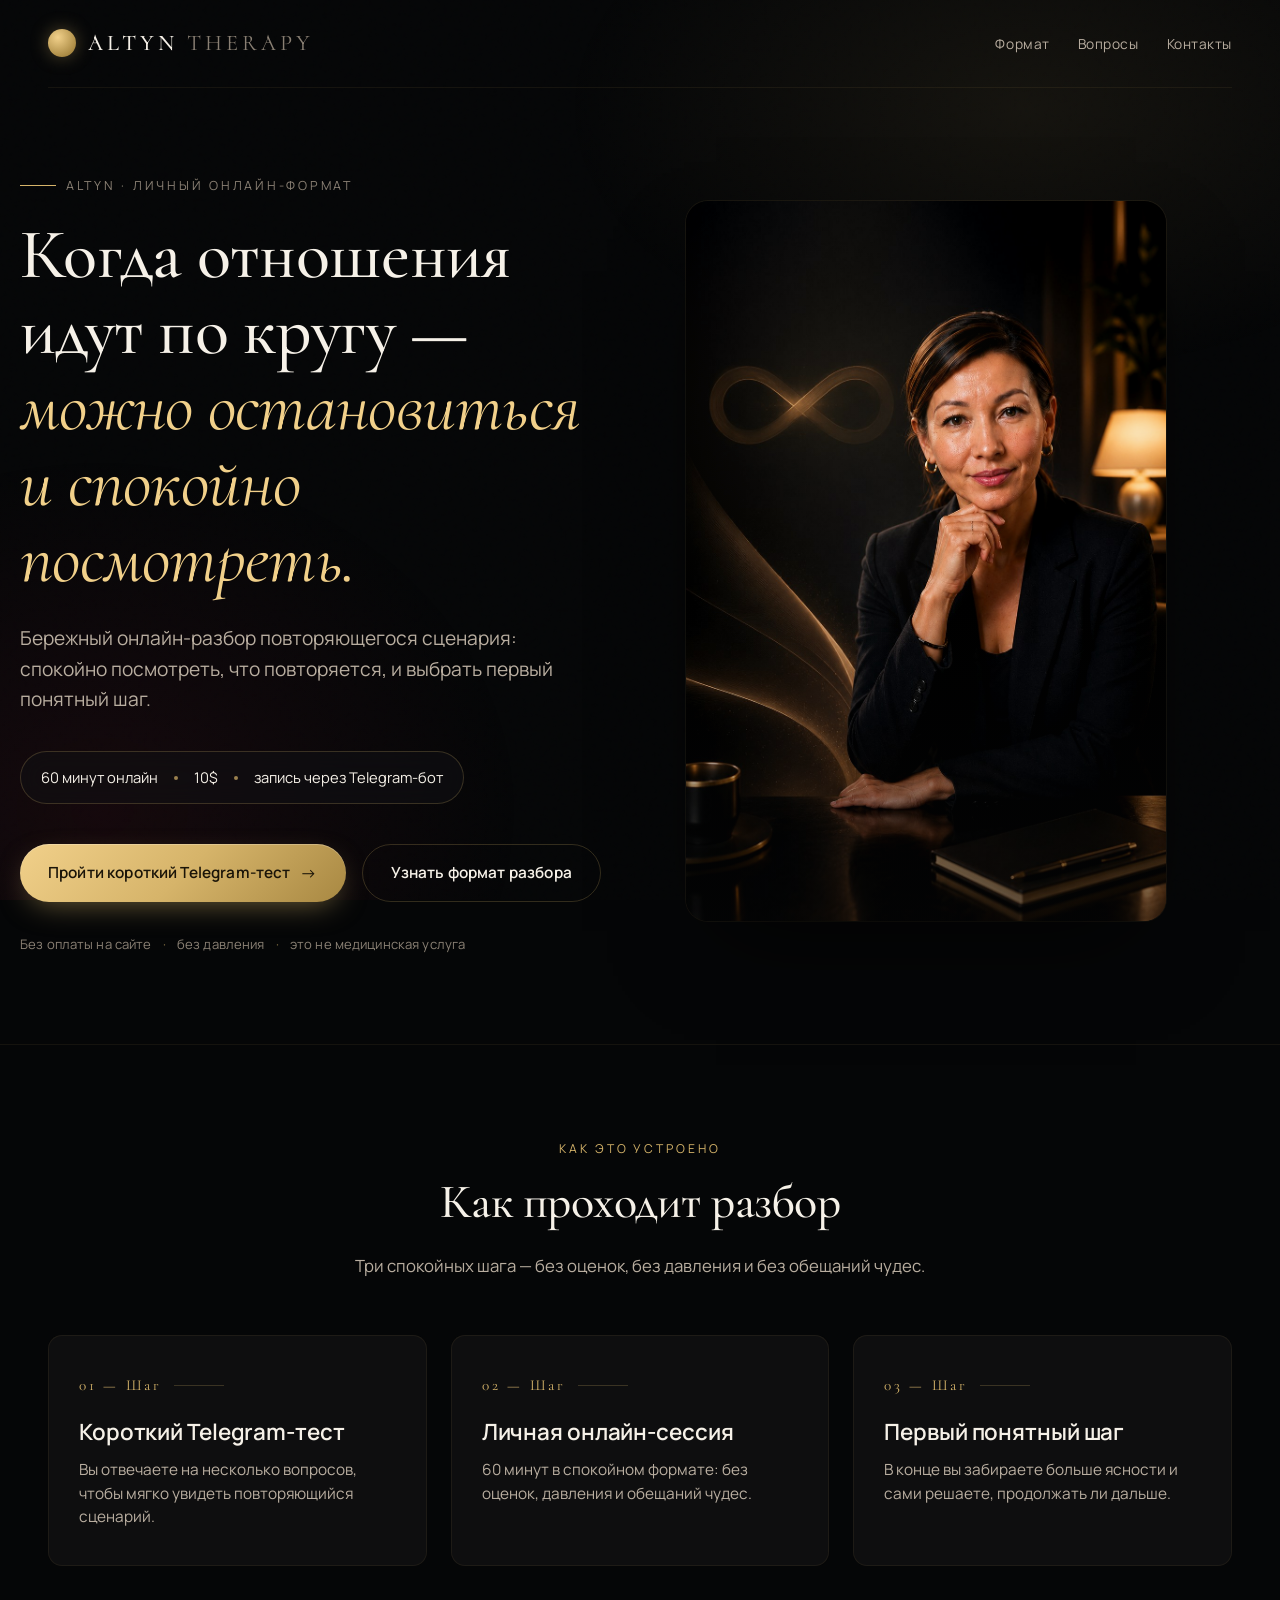
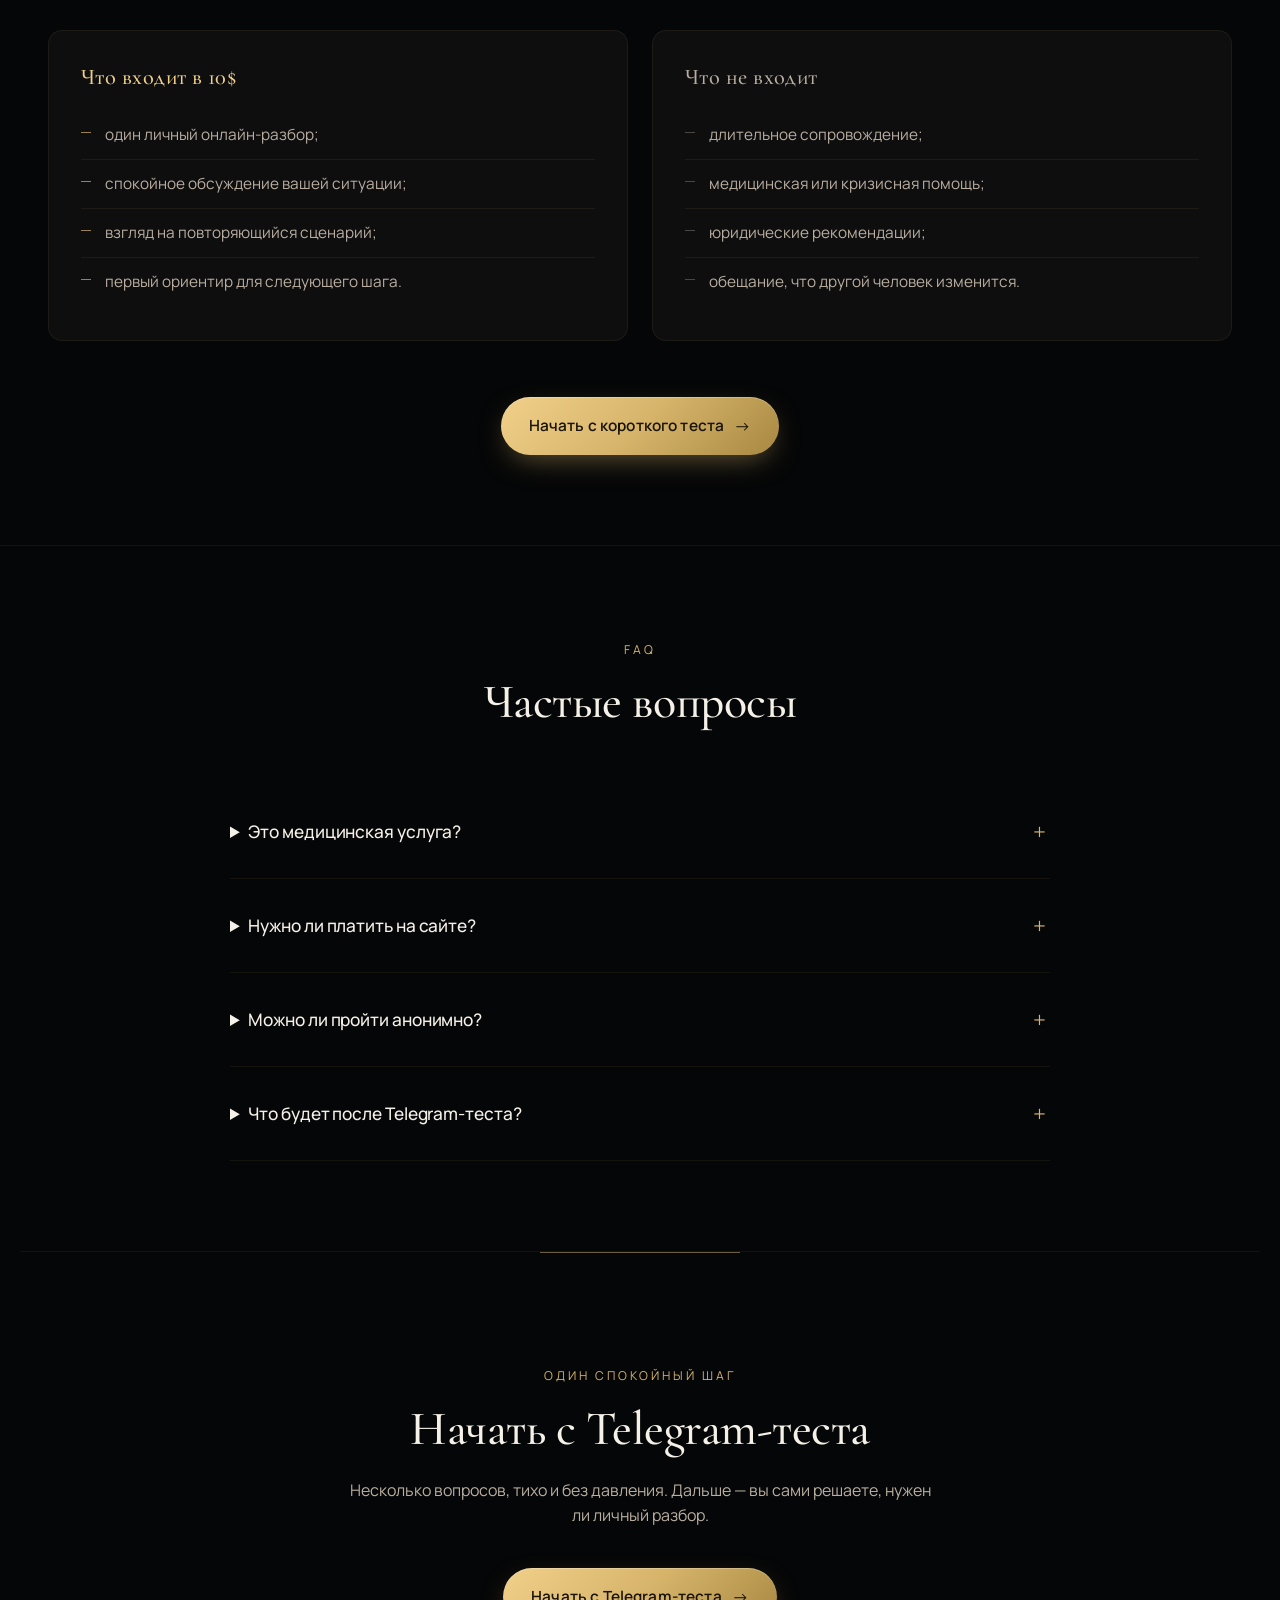
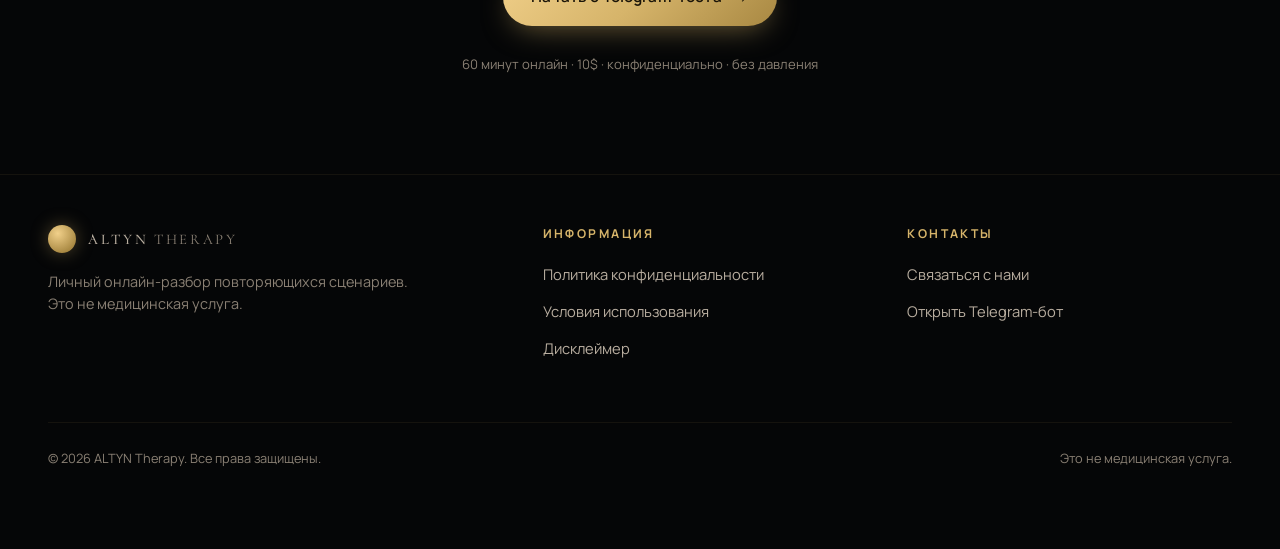
<file: index.html>
<!doctype html>
<html lang="ru">
  <head>
    <meta charset="utf-8" />
    <meta name="viewport" content="width=device-width, initial-scale=1, viewport-fit=cover" />
    <meta name="theme-color" content="#050607" />

    <title>ALTYN Therapy — личный онлайн-разбор сценария</title>
    <meta name="description" content="Бережный онлайн-разбор повторяющегося сценария. 60 минут, 10$, запись через Telegram-бот. Это не медицинская услуга." />
    <link rel="canonical" href="https://altyn-meta-new.pages.dev/" />

    <meta property="og:type" content="website" />
    <meta property="og:url" content="https://altyn-meta-new.pages.dev/" />
    <meta property="og:site_name" content="ALTYN Therapy" />
    <meta property="og:title" content="ALTYN Therapy — личный онлайн-разбор" />
    <meta property="og:description" content="Бережный разбор повторяющегося сценария: 60 минут онлайн, запись через Telegram-бот." />
    <meta property="og:image" content="https://altyn-meta-new.pages.dev/og-image.jpg" />
    <meta property="og:image:width" content="1200" />
    <meta property="og:image:height" content="630" />
    <meta property="og:locale" content="ru_RU" />

    <meta name="twitter:card" content="summary_large_image" />
    <meta name="twitter:title" content="ALTYN Therapy — личный онлайн-разбор" />
    <meta name="twitter:description" content="Бережный разбор повторяющегося сценария: 60 минут онлайн, запись через Telegram-бот." />
    <meta name="twitter:image" content="https://altyn-meta-new.pages.dev/og-image.jpg" />

    <meta name="robots" content="index,follow,max-image-preview:large" />

    <link rel="icon" type="image/svg+xml" href="/favicon.svg" />
    <link rel="preload" as="image" href="/img/altyn-hero.jpg" fetchpriority="high" />

    <link rel="preconnect" href="https://fonts.googleapis.com" />
    <link rel="preconnect" href="https://fonts.gstatic.com" crossorigin />
    <link rel="preload" as="style" href="https://fonts.googleapis.com/css2?family=Cormorant+Garamond:ital,wght@0,400;0,500;1,400&family=Manrope:wght@400;500;600;700&display=swap" />
    <link href="https://fonts.googleapis.com/css2?family=Cormorant+Garamond:ital,wght@0,400;0,500;1,400&family=Manrope:wght@400;500;600;700&display=swap" rel="stylesheet" />
    <link rel="stylesheet" href="/css/styles.css" />

    <script type="application/ld+json">
    {
      "@context": "https://schema.org",
      "@graph": [
        {
          "@type": "Organization",
          "@id": "https://altyn-meta-new.pages.dev/#org",
          "name": "ALTYN",
          "url": "https://altyn-meta-new.pages.dev/",
          "logo": "https://altyn-meta-new.pages.dev/og-image.jpg",
          "description": "Личный онлайн-разбор повторяющегося сценария в отношениях."
        },
        {
          "@type": "WebSite",
          "@id": "https://altyn-meta-new.pages.dev/#site",
          "url": "https://altyn-meta-new.pages.dev/",
          "name": "ALTYN",
          "inLanguage": "ru",
          "publisher": { "@id": "https://altyn-meta-new.pages.dev/#org" }
        },
        {
          "@type": "FAQPage",
          "mainEntity": [
            {
              "@type": "Question",
              "name": "Это медицинская услуга?",
              "acceptedAnswer": { "@type": "Answer", "text": "Нет. Это личный разбор повторяющегося сценария в отношениях. Он не заменяет обращение к врачу или профильному специалисту." }
            },
            {
              "@type": "Question",
              "name": "Нужно ли платить на сайте?",
              "acceptedAnswer": { "@type": "Answer", "text": "Нет. На сайте нет автоматической оплаты. Время и формат согласуются через Telegram-бот." }
            },
            {
              "@type": "Question",
              "name": "Можно ли пройти анонимно?",
              "acceptedAnswer": { "@type": "Answer", "text": "Да. Можно использовать имя в Telegram или удобное вам имя." }
            },
            {
              "@type": "Question",
              "name": "Что будет после Telegram-теста?",
              "acceptedAnswer": { "@type": "Answer", "text": "Вы увидите направление сценария и сможете оставить заявку на личный разбор." }
            }
          ]
        }
      ]
    }
    </script>

    <!-- Meta Pixel -->
    <script>
      !function(f,b,e,v,n,t,s){if(f.fbq)return;n=f.fbq=function(){n.callMethod?
      n.callMethod.apply(n,arguments):n.queue.push(arguments)};if(!f._fbq)f._fbq=n;
      n.push=n;n.loaded=!0;n.version='2.0';n.queue=[];t=b.createElement(e);t.async=!0;
      t.src=v;s=b.getElementsByTagName(e)[0];s.parentNode.insertBefore(t,s)}(window,
      document,'script','https://connect.facebook.net/en_US/fbevents.js');
      fbq('init', '2475663283169925');
      fbq('track', 'PageView');
      fbq('trackCustom', 'ViewContent', { content_name: 'home', content_category: 'microsite' });
    </script>
    <noscript><img height="1" width="1" style="display:none" alt="" src="https://www.facebook.com/tr?id=2475663283169925&ev=PageView&noscript=1"/></noscript>
  </head>
  <body data-testid="page-home">
    <div class="ambient" aria-hidden="true"></div>
    <div class="grain" aria-hidden="true"></div>

    <header class="container">
      <nav class="nav" aria-label="Главная навигация">
        <a href="/" class="brand" data-testid="brand-home">
          <span class="brand-mark" aria-hidden="true"></span>
          <span class="brand-name"><strong>ALTYN</strong> <span>Therapy</span></span>
        </a>
        <div class="nav-links">
          <a href="#format" data-testid="nav-format">Формат</a>
          <a href="#faq" data-testid="nav-faq">Вопросы</a>
          <a href="/contact/" data-testid="nav-contact">Контакты</a>
        </div>
      </nav>
    </header>

    <main>
      <!-- HERO -->
      <section class="container hero" id="hero" aria-labelledby="hero-h1">
        <div class="hero-text">
          <div class="hero-eyebrow">ALTYN · Личный онлайн-формат</div>
          <h1 id="hero-h1">
            <span class="h1-mobile">Отношения снова<br/>по кругу?</span>
            <span class="h1-desktop">Когда отношения<br/>идут по кругу — <em>можно остановиться<br/>и спокойно посмотреть.</em></span>
          </h1>
          <p class="hero-sub">
            <span class="sub-mobile">Бережный онлайн-разбор: спокойно увидеть, что повторяется, и выбрать первый понятный шаг.</span>
            <span class="sub-desktop">Бережный онлайн-разбор повторяющегося сценария: спокойно посмотреть, что повторяется, и выбрать первый понятный шаг.</span>
          </p>

          <div class="offer-line" data-testid="offer-line">
            <span>60 минут онлайн</span>
            <span class="dot" aria-hidden="true"></span>
            <span>10$</span>
            <span class="dot" aria-hidden="true"></span>
            <span>запись через Telegram-бот</span>
          </div>

          <div class="cta-row">
            <a href="/go/telegram?cta=hero" class="btn btn-primary" data-testid="hero-cta-primary" data-cta="hero">
              Пройти короткий Telegram-тест
            </a>
            <a href="#format" class="btn btn-ghost" data-testid="hero-cta-secondary">
              Узнать формат разбора
            </a>
          </div>

          <div class="hero-disclaimer" data-testid="hero-disclaimer">
            Без оплаты на сайте <span class="dot">·</span> без давления <span class="dot">·</span> это не медицинская услуга
          </div>
        </div>

        <div class="hero-visual" aria-hidden="false">
          <img src="/img/altyn-hero.jpg" alt="Алтын" width="1023" height="1537" loading="eager" fetchpriority="high" />
        </div>
      </section>

      <!-- FORMAT -->
      <section class="section" id="format" aria-labelledby="format-h2">
        <div class="container">
          <div class="section-head">
            <div class="section-eyebrow">Как это устроено</div>
            <h2 id="format-h2">Как проходит разбор</h2>
            <p>Три спокойных шага — без оценок, без давления и без обещаний чудес.</p>
          </div>

          <div class="cards">
            <article class="card" data-testid="card-step-1">
              <div class="card-num">01 — Шаг</div>
              <h3>Короткий Telegram-тест</h3>
              <p>Вы отвечаете на несколько вопросов, чтобы мягко увидеть повторяющийся сценарий.</p>
            </article>
            <article class="card" data-testid="card-step-2">
              <div class="card-num">02 — Шаг</div>
              <h3>Личная онлайн-сессия</h3>
              <p>60 минут в спокойном формате: без оценок, давления и обещаний чудес.</p>
            </article>
            <article class="card" data-testid="card-step-3">
              <div class="card-num">03 — Шаг</div>
              <h3>Первый понятный шаг</h3>
              <p>В конце вы забираете больше ясности и сами решаете, продолжать ли дальше.</p>
            </article>
          </div>

          <div class="duo">
            <div class="panel in" data-testid="panel-includes">
              <h3>Что входит в 10$</h3>
              <ul class="list">
                <li>один личный онлайн-разбор;</li>
                <li>спокойное обсуждение вашей ситуации;</li>
                <li>взгляд на повторяющийся сценарий;</li>
                <li>первый ориентир для следующего шага.</li>
              </ul>
            </div>
            <div class="panel out" data-testid="panel-excludes">
              <h3>Что не входит</h3>
              <ul class="list">
                <li>длительное сопровождение;</li>
                <li>медицинская или кризисная помощь;</li>
                <li>юридические рекомендации;</li>
                <li>обещание, что другой человек изменится.</li>
              </ul>
            </div>
          </div>

          <div style="text-align:center; margin-top:56px;">
            <a href="/go/telegram?cta=format" class="btn btn-primary" data-testid="format-cta" data-cta="format">
              Начать с короткого теста
            </a>
          </div>
        </div>
      </section>

      <!-- FAQ -->
      <section class="section" id="faq" aria-labelledby="faq-h2">
        <div class="container">
          <div class="section-head">
            <div class="section-eyebrow">FAQ</div>
            <h2 id="faq-h2">Частые вопросы</h2>
          </div>

          <div class="faq" data-testid="faq-block">
            <details class="faq-item" data-testid="faq-item-1">
              <summary class="faq-q">Это медицинская услуга?</summary>
              <p class="faq-a">Нет. Это личный разбор повторяющегося сценария в отношениях. Он не заменяет обращение к врачу или профильному специалисту.</p>
            </details>
            <details class="faq-item" data-testid="faq-item-2">
              <summary class="faq-q">Нужно ли платить на сайте?</summary>
              <p class="faq-a">Нет. На сайте нет автоматической оплаты. Время и формат согласуются через Telegram-бот.</p>
            </details>
            <details class="faq-item" data-testid="faq-item-3">
              <summary class="faq-q">Можно ли пройти анонимно?</summary>
              <p class="faq-a">Да. Можно использовать имя в Telegram или удобное вам имя.</p>
            </details>
            <details class="faq-item" data-testid="faq-item-4">
              <summary class="faq-q">Что будет после Telegram-теста?</summary>
              <p class="faq-a">Вы увидите направление сценария и сможете оставить заявку на личный разбор.</p>
            </details>
          </div>
        </div>
      </section>

      <!-- FINAL CTA -->
      <section class="final container" aria-labelledby="final-h2">
        <div class="section-eyebrow" style="color: var(--gold);">Один спокойный шаг</div>
        <h2 id="final-h2">Начать с Telegram-теста</h2>
        <p>Несколько вопросов, тихо и без давления. Дальше — вы сами решаете, нужен ли личный разбор.</p>
        <a href="/go/telegram?cta=final" class="btn btn-primary" data-testid="final-cta" data-cta="final">
          Начать с Telegram-теста
        </a>
        <div class="micro">60 минут онлайн · 10$ · конфиденциально · без давления</div>
      </section>
    </main>

    <footer class="foot">
      <div class="container">
        <div class="foot-grid">
          <div class="foot-brand">
            <a href="/" class="brand">
              <span class="brand-mark" aria-hidden="true"></span>
              <span class="brand-name"><strong>ALTYN</strong> <span>Therapy</span></span>
            </a>
            <p>Личный онлайн-разбор повторяющихся сценариев. Это не медицинская услуга.</p>
          </div>
          <div>
            <h4>Информация</h4>
            <ul>
              <li><a href="/privacy/" data-testid="footer-privacy">Политика конфиденциальности</a></li>
              <li><a href="/terms/" data-testid="footer-terms">Условия использования</a></li>
              <li><a href="/disclaimer/" data-testid="footer-disclaimer">Дисклеймер</a></li>
            </ul>
          </div>
          <div>
            <h4>Контакты</h4>
            <ul>
              <li><a href="/contact/" data-testid="footer-contact">Связаться с нами</a></li>
              <li><a href="/go/telegram?cta=footer" data-cta="footer" data-testid="footer-telegram">Открыть Telegram-бот</a></li>
            </ul>
          </div>
        </div>
        <div class="foot-bottom">
          <span>© <span id="year">2026</span> ALTYN Therapy. Все права защищены.</span>
          <span>Это не медицинская услуга.</span>
        </div>
      </div>
    </footer>

    <script src="/js/main.js" defer></script>
  </body>
</html>
</file>
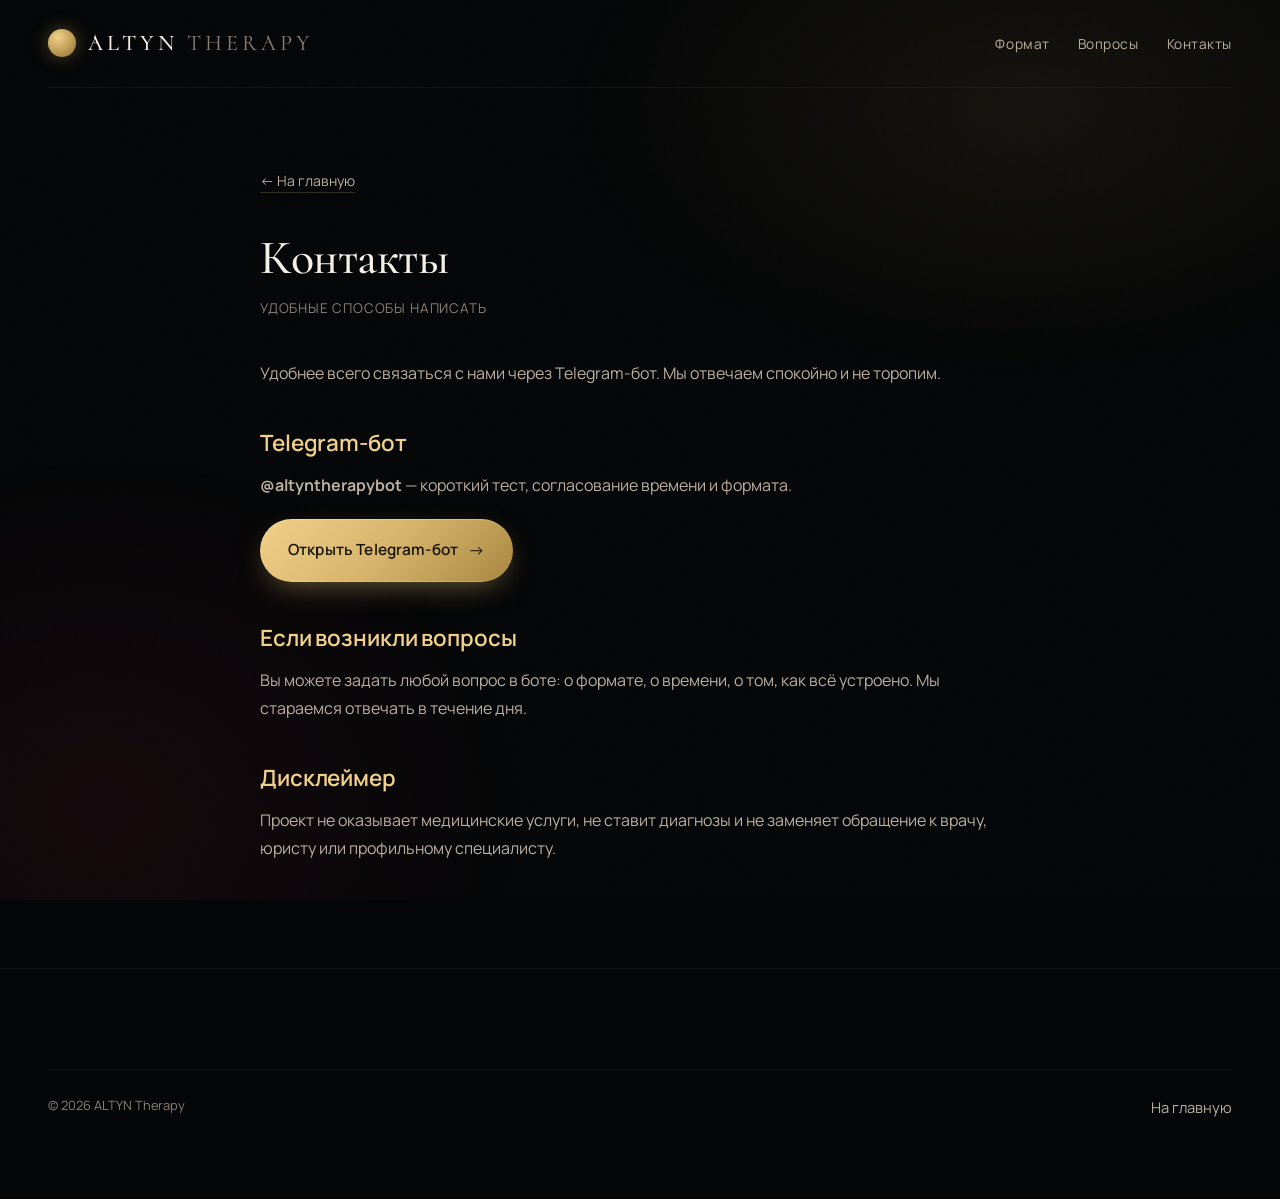
<file: contact/index.html>
<!doctype html>
<html lang="ru">
  <head>
    <meta charset="utf-8" />
    <meta name="viewport" content="width=device-width, initial-scale=1, viewport-fit=cover" />
    <meta name="theme-color" content="#050607" />
    <title>Контакты — ALTYN Therapy</title>
    <meta name="description" content="Связаться с ALTYN Therapy: Telegram-бот, удобные способы написать нам." />
    <link rel="canonical" href="https://altyn-meta-new.pages.dev/contact/" />
    <meta name="robots" content="index,follow" />

    <meta property="og:type" content="article" />
    <meta property="og:title" content="Контакты — ALTYN Therapy" />
    <meta property="og:description" content="Удобные способы связаться с ALTYN Therapy." />
    <meta property="og:image" content="https://altyn-meta-new.pages.dev/og-image.jpg" />

    <link rel="icon" type="image/svg+xml" href="/favicon.svg" />
    <link rel="preconnect" href="https://fonts.googleapis.com" />
    <link rel="preconnect" href="https://fonts.gstatic.com" crossorigin />
    <link href="https://fonts.googleapis.com/css2?family=Cormorant+Garamond:wght@400;500&family=Manrope:wght@400;500;600&display=swap" rel="stylesheet" />
    <link rel="stylesheet" href="/css/styles.css" />

    <script>
      !function(f,b,e,v,n,t,s){if(f.fbq)return;n=f.fbq=function(){n.callMethod?
      n.callMethod.apply(n,arguments):n.queue.push(arguments)};if(!f._fbq)f._fbq=n;
      n.push=n;n.loaded=!0;n.version='2.0';n.queue=[];t=b.createElement(e);t.async=!0;
      t.src=v;s=b.getElementsByTagName(e)[0];s.parentNode.insertBefore(t,s)}(window,
      document,'script','https://connect.facebook.net/en_US/fbevents.js');
      fbq('init', '2475663283169925'); fbq('track', 'PageView');
    </script>
  </head>
  <body data-testid="page-contact">
    <div class="ambient" aria-hidden="true"></div>
    <div class="grain" aria-hidden="true"></div>

    <header class="container">
      <nav class="nav">
        <a href="/" class="brand"><span class="brand-mark" aria-hidden="true"></span><span class="brand-name"><strong>ALTYN</strong> <span>Therapy</span></span></a>
        <div class="nav-links">
          <a href="/#format">Формат</a>
          <a href="/#faq">Вопросы</a>
          <a href="/contact/">Контакты</a>
        </div>
      </nav>
    </header>

    <main class="container">
      <article class="legal" data-testid="legal-content">
        <a href="/" class="back-link">← На главную</a>
        <h1>Контакты</h1>
        <div class="updated">Удобные способы написать</div>

        <p>Удобнее всего связаться с нами через Telegram-бот. Мы отвечаем спокойно и не торопим.</p>

        <h2>Telegram-бот</h2>
        <p><strong>@altyntherapybot</strong> — короткий тест, согласование времени и формата.</p>
        <p style="margin-top: 20px;">
          <a href="/go/telegram?cta=contact" class="btn btn-primary" data-cta="contact" data-testid="contact-cta">Открыть Telegram-бот</a>
        </p>

        <h2>Если возникли вопросы</h2>
        <p>Вы можете задать любой вопрос в боте: о формате, о времени, о том, как всё устроено. Мы стараемся отвечать в течение дня.</p>

        <h2>Дисклеймер</h2>
        <p>Проект не оказывает медицинские услуги, не ставит диагнозы и не заменяет обращение к врачу, юристу или профильному специалисту.</p>
      </article>
    </main>

    <footer class="foot">
      <div class="container">
        <div class="foot-bottom">
          <span>© <span id="year">2026</span> ALTYN Therapy</span>
          <span><a href="/">На главную</a></span>
        </div>
      </div>
    </footer>
    <script src="/js/main.js" defer></script>
  </body>
</html>
</file>
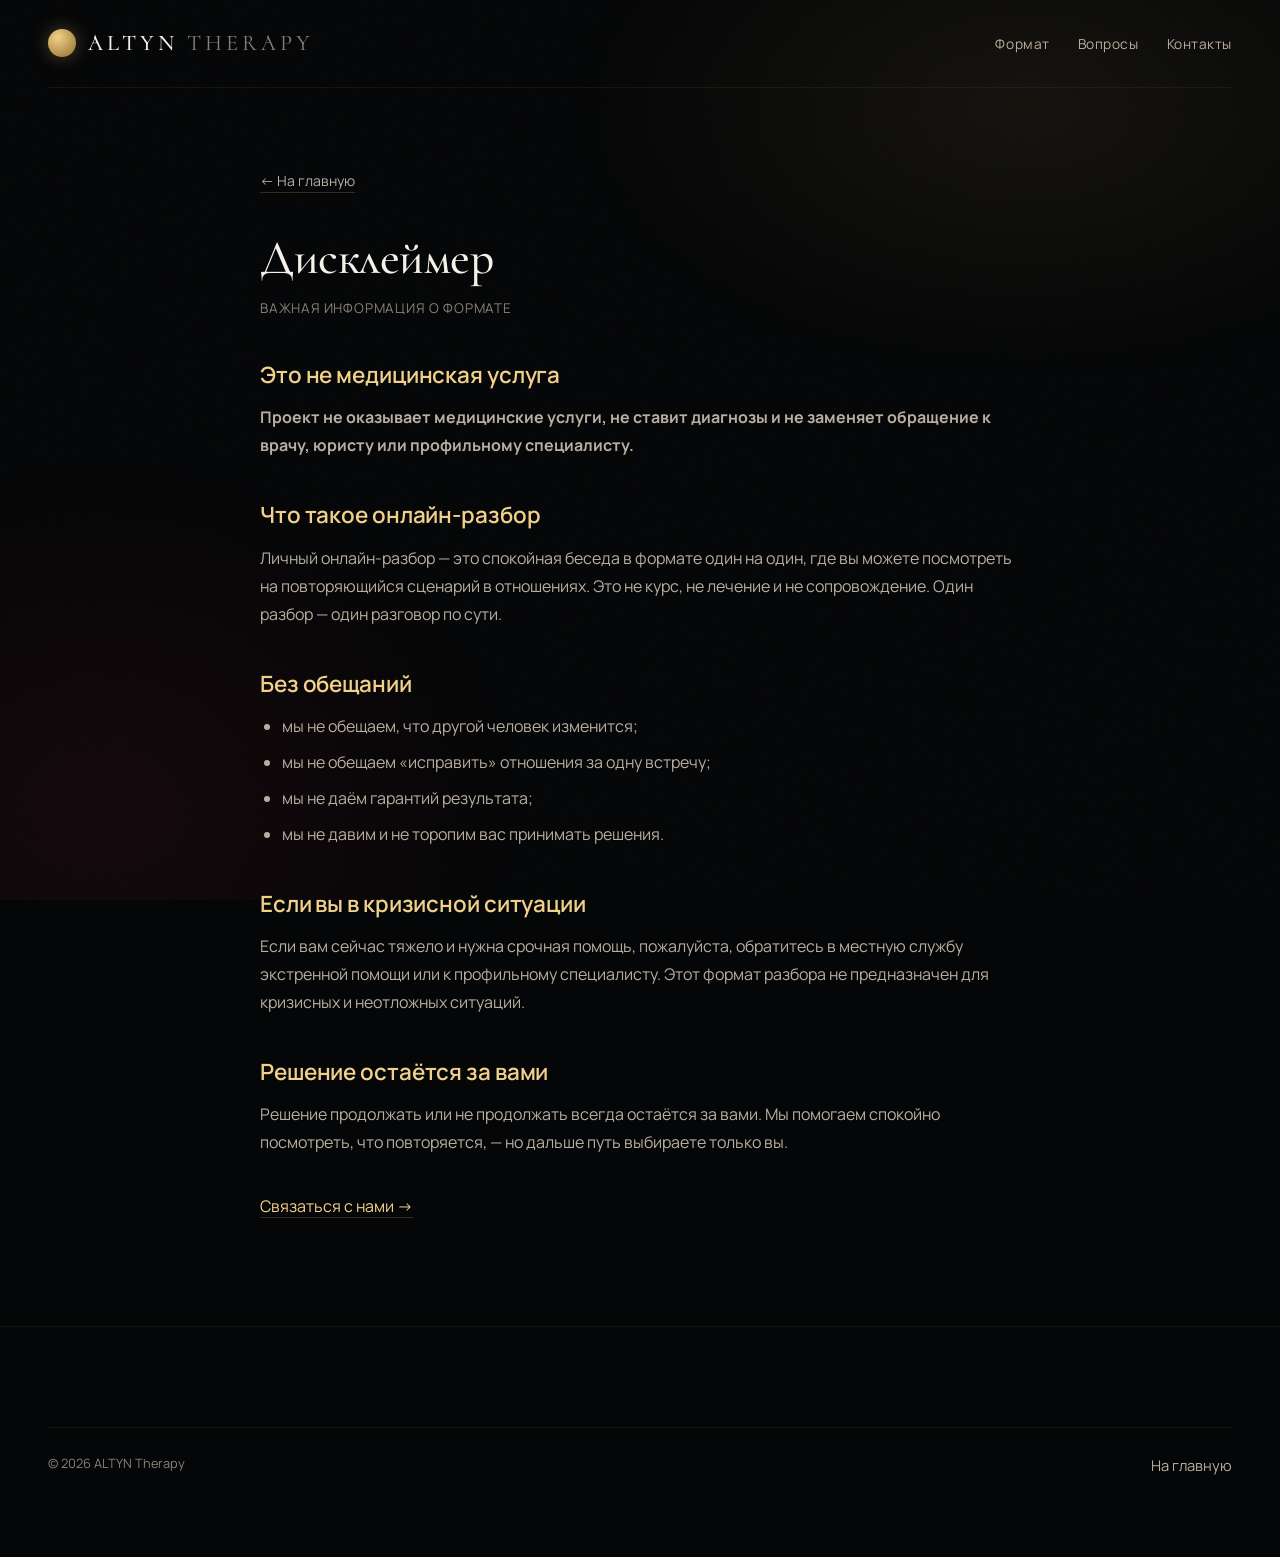
<file: disclaimer/index.html>
<!doctype html>
<html lang="ru">
  <head>
    <meta charset="utf-8" />
    <meta name="viewport" content="width=device-width, initial-scale=1, viewport-fit=cover" />
    <meta name="theme-color" content="#050607" />
    <title>Дисклеймер — ALTYN Therapy</title>
    <meta name="description" content="Информация об ограничениях формата ALTYN Therapy. Это не медицинская услуга." />
    <link rel="canonical" href="https://altyn-meta-new.pages.dev/disclaimer/" />
    <meta name="robots" content="index,follow" />

    <meta property="og:type" content="article" />
    <meta property="og:title" content="Дисклеймер — ALTYN Therapy" />
    <meta property="og:description" content="Информация об ограничениях формата ALTYN Therapy." />
    <meta property="og:image" content="https://altyn-meta-new.pages.dev/og-image.jpg" />

    <link rel="icon" type="image/svg+xml" href="/favicon.svg" />
    <link rel="preconnect" href="https://fonts.googleapis.com" />
    <link rel="preconnect" href="https://fonts.gstatic.com" crossorigin />
    <link href="https://fonts.googleapis.com/css2?family=Cormorant+Garamond:wght@400;500&family=Manrope:wght@400;500;600&display=swap" rel="stylesheet" />
    <link rel="stylesheet" href="/css/styles.css" />

    <script>
      !function(f,b,e,v,n,t,s){if(f.fbq)return;n=f.fbq=function(){n.callMethod?
      n.callMethod.apply(n,arguments):n.queue.push(arguments)};if(!f._fbq)f._fbq=n;
      n.push=n;n.loaded=!0;n.version='2.0';n.queue=[];t=b.createElement(e);t.async=!0;
      t.src=v;s=b.getElementsByTagName(e)[0];s.parentNode.insertBefore(t,s)}(window,
      document,'script','https://connect.facebook.net/en_US/fbevents.js');
      fbq('init', '2475663283169925'); fbq('track', 'PageView');
    </script>
  </head>
  <body data-testid="page-disclaimer">
    <div class="ambient" aria-hidden="true"></div>
    <div class="grain" aria-hidden="true"></div>

    <header class="container">
      <nav class="nav">
        <a href="/" class="brand"><span class="brand-mark" aria-hidden="true"></span><span class="brand-name"><strong>ALTYN</strong> <span>Therapy</span></span></a>
        <div class="nav-links">
          <a href="/#format">Формат</a>
          <a href="/#faq">Вопросы</a>
          <a href="/contact/">Контакты</a>
        </div>
      </nav>
    </header>

    <main class="container">
      <article class="legal" data-testid="legal-content">
        <a href="/" class="back-link">← На главную</a>
        <h1>Дисклеймер</h1>
        <div class="updated">Важная информация о формате</div>

        <h2>Это не медицинская услуга</h2>
        <p><strong>Проект не оказывает медицинские услуги, не ставит диагнозы и не заменяет обращение к врачу, юристу или профильному специалисту.</strong></p>

        <h2>Что такое онлайн-разбор</h2>
        <p>Личный онлайн-разбор — это спокойная беседа в формате один на один, где вы можете посмотреть на повторяющийся сценарий в отношениях. Это не курс, не лечение и не сопровождение. Один разбор — один разговор по сути.</p>

        <h2>Без обещаний</h2>
        <ul>
          <li>мы не обещаем, что другой человек изменится;</li>
          <li>мы не обещаем «исправить» отношения за одну встречу;</li>
          <li>мы не даём гарантий результата;</li>
          <li>мы не давим и не торопим вас принимать решения.</li>
        </ul>

        <h2>Если вы в кризисной ситуации</h2>
        <p>Если вам сейчас тяжело и нужна срочная помощь, пожалуйста, обратитесь в местную службу экстренной помощи или к профильному специалисту. Этот формат разбора не предназначен для кризисных и неотложных ситуаций.</p>

        <h2>Решение остаётся за вами</h2>
        <p>Решение продолжать или не продолжать всегда остаётся за вами. Мы помогаем спокойно посмотреть, что повторяется, — но дальше путь выбираете только вы.</p>

        <p style="margin-top: 36px;"><a href="/contact/">Связаться с нами →</a></p>
      </article>
    </main>

    <footer class="foot">
      <div class="container">
        <div class="foot-bottom">
          <span>© <span id="year">2026</span> ALTYN Therapy</span>
          <span><a href="/">На главную</a></span>
        </div>
      </div>
    </footer>
    <script>document.getElementById('year').textContent=new Date().getFullYear();</script>
  </body>
</html>
</file>
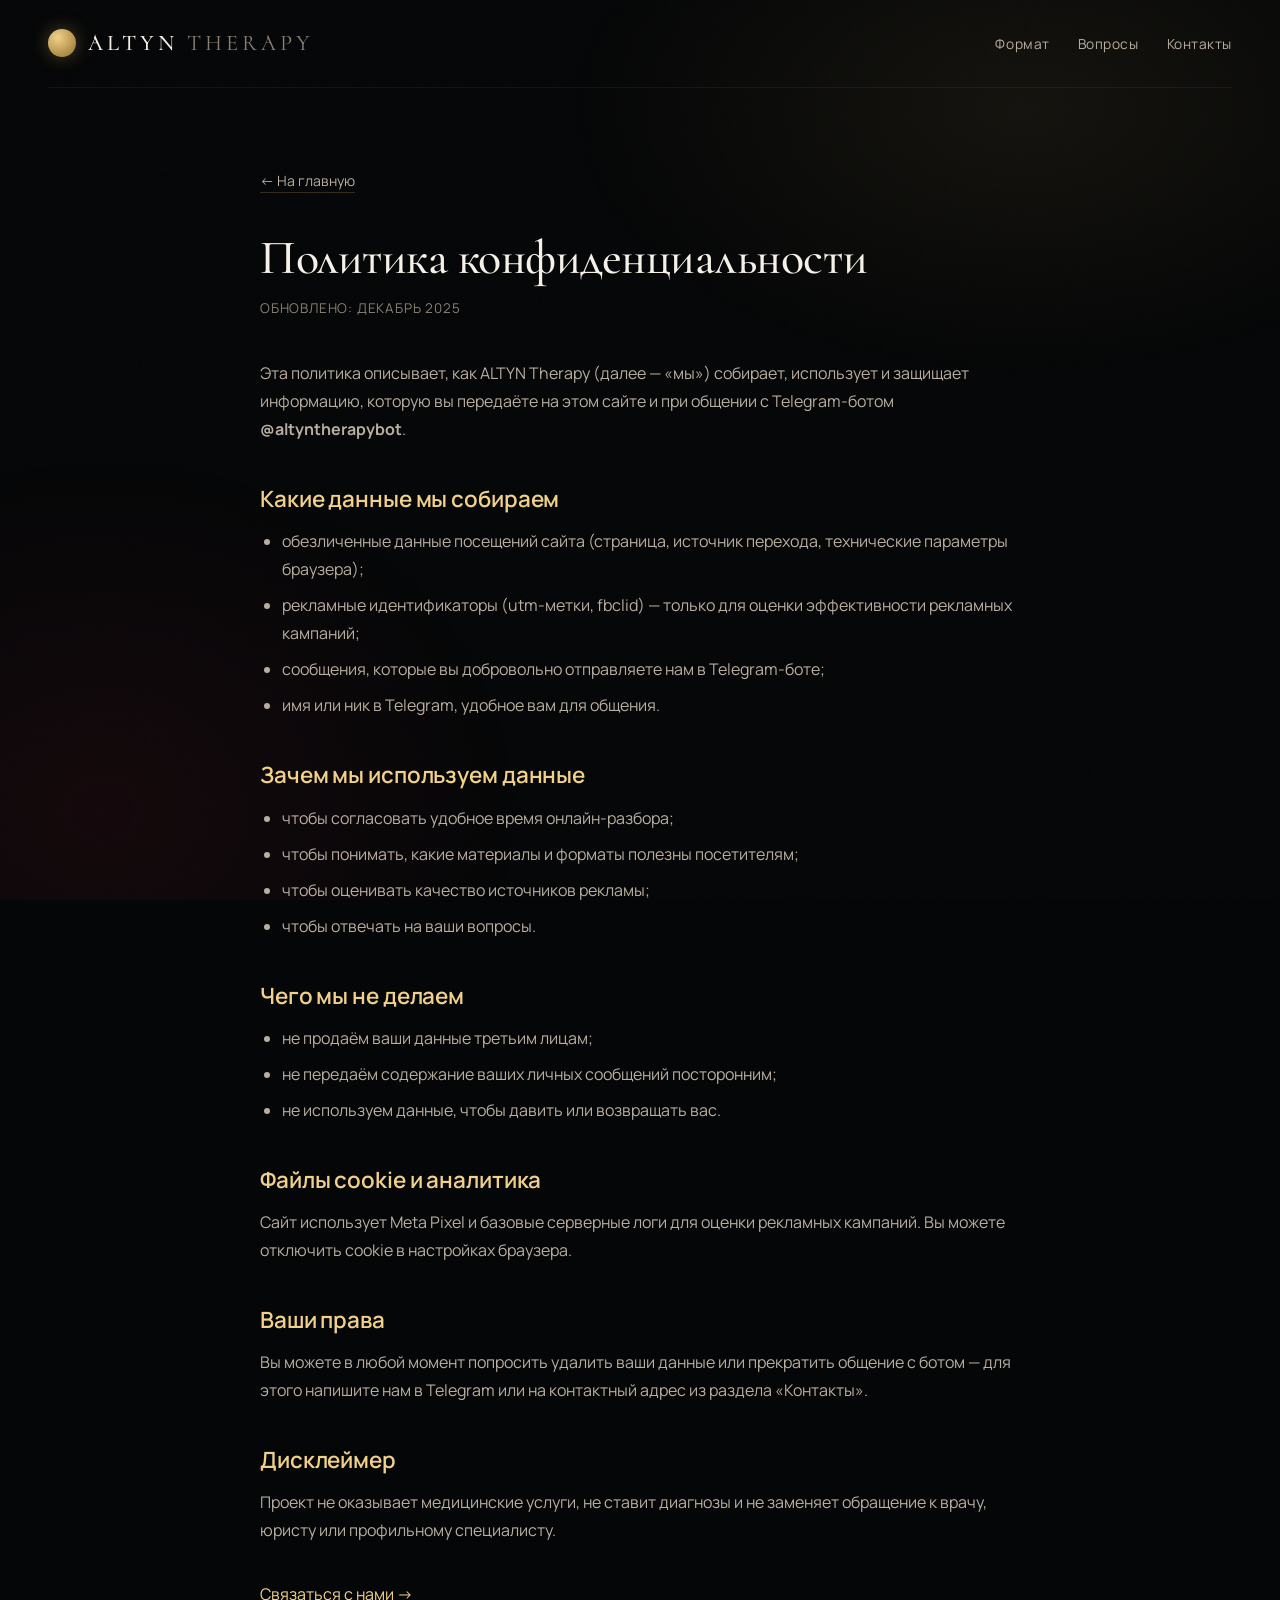
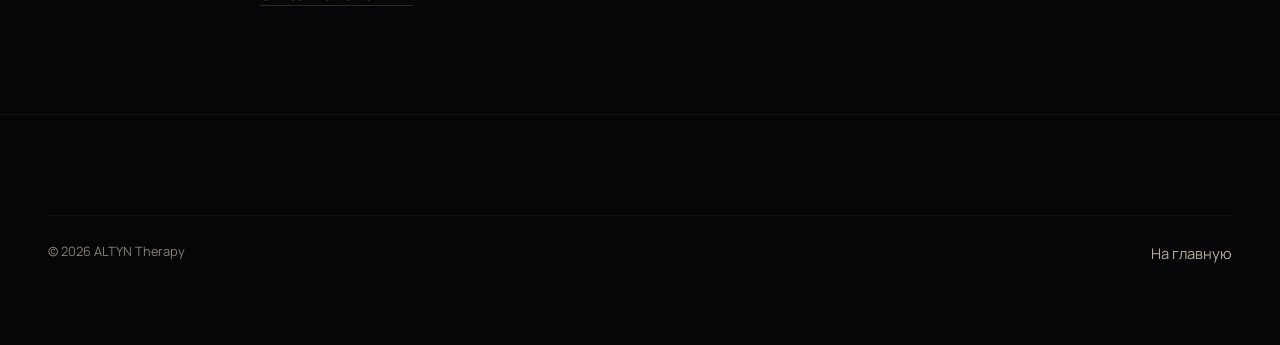
<file: privacy/index.html>
<!doctype html>
<html lang="ru">
  <head>
    <meta charset="utf-8" />
    <meta name="viewport" content="width=device-width, initial-scale=1, viewport-fit=cover" />
    <meta name="theme-color" content="#050607" />
    <title>Политика конфиденциальности — ALTYN Therapy</title>
    <meta name="description" content="Как ALTYN Therapy обрабатывает и защищает ваши персональные данные." />
    <link rel="canonical" href="https://altyn-meta-new.pages.dev/privacy/" />
    <meta name="robots" content="index,follow" />

    <meta property="og:type" content="article" />
    <meta property="og:title" content="Политика конфиденциальности — ALTYN Therapy" />
    <meta property="og:description" content="Как ALTYN Therapy обрабатывает и защищает ваши персональные данные." />
    <meta property="og:image" content="https://altyn-meta-new.pages.dev/og-image.jpg" />

    <link rel="icon" type="image/svg+xml" href="/favicon.svg" />
    <link rel="preconnect" href="https://fonts.googleapis.com" />
    <link rel="preconnect" href="https://fonts.gstatic.com" crossorigin />
    <link href="https://fonts.googleapis.com/css2?family=Cormorant+Garamond:wght@400;500&family=Manrope:wght@400;500;600&display=swap" rel="stylesheet" />
    <link rel="stylesheet" href="/css/styles.css" />

    <script>
      !function(f,b,e,v,n,t,s){if(f.fbq)return;n=f.fbq=function(){n.callMethod?
      n.callMethod.apply(n,arguments):n.queue.push(arguments)};if(!f._fbq)f._fbq=n;
      n.push=n;n.loaded=!0;n.version='2.0';n.queue=[];t=b.createElement(e);t.async=!0;
      t.src=v;s=b.getElementsByTagName(e)[0];s.parentNode.insertBefore(t,s)}(window,
      document,'script','https://connect.facebook.net/en_US/fbevents.js');
      fbq('init', '2475663283169925'); fbq('track', 'PageView');
    </script>
  </head>
  <body data-testid="page-privacy">
    <div class="ambient" aria-hidden="true"></div>
    <div class="grain" aria-hidden="true"></div>

    <header class="container">
      <nav class="nav" aria-label="Главная навигация">
        <a href="/" class="brand"><span class="brand-mark" aria-hidden="true"></span><span class="brand-name"><strong>ALTYN</strong> <span>Therapy</span></span></a>
        <div class="nav-links">
          <a href="/#format">Формат</a>
          <a href="/#faq">Вопросы</a>
          <a href="/contact/">Контакты</a>
        </div>
      </nav>
    </header>

    <main class="container">
      <article class="legal" data-testid="legal-content">
        <a href="/" class="back-link" data-testid="legal-back">← На главную</a>
        <h1>Политика конфиденциальности</h1>
        <div class="updated">Обновлено: декабрь 2025</div>

        <p>Эта политика описывает, как ALTYN Therapy (далее — «мы») собирает, использует и защищает информацию, которую вы передаёте на этом сайте и при общении с Telegram-ботом <strong>@altyntherapybot</strong>.</p>

        <h2>Какие данные мы собираем</h2>
        <ul>
          <li>обезличенные данные посещений сайта (страница, источник перехода, технические параметры браузера);</li>
          <li>рекламные идентификаторы (utm-метки, fbclid) — только для оценки эффективности рекламных кампаний;</li>
          <li>сообщения, которые вы добровольно отправляете нам в Telegram-боте;</li>
          <li>имя или ник в Telegram, удобное вам для общения.</li>
        </ul>

        <h2>Зачем мы используем данные</h2>
        <ul>
          <li>чтобы согласовать удобное время онлайн-разбора;</li>
          <li>чтобы понимать, какие материалы и форматы полезны посетителям;</li>
          <li>чтобы оценивать качество источников рекламы;</li>
          <li>чтобы отвечать на ваши вопросы.</li>
        </ul>

        <h2>Чего мы не делаем</h2>
        <ul>
          <li>не продаём ваши данные третьим лицам;</li>
          <li>не передаём содержание ваших личных сообщений посторонним;</li>
          <li>не используем данные, чтобы давить или возвращать вас.</li>
        </ul>

        <h2>Файлы cookie и аналитика</h2>
        <p>Сайт использует Meta Pixel и базовые серверные логи для оценки рекламных кампаний. Вы можете отключить cookie в настройках браузера.</p>

        <h2>Ваши права</h2>
        <p>Вы можете в любой момент попросить удалить ваши данные или прекратить общение с ботом — для этого напишите нам в Telegram или на контактный адрес из раздела «Контакты».</p>

        <h2>Дисклеймер</h2>
        <p>Проект не оказывает медицинские услуги, не ставит диагнозы и не заменяет обращение к врачу, юристу или профильному специалисту.</p>

        <p style="margin-top: 36px;"><a href="/contact/">Связаться с нами →</a></p>
      </article>
    </main>

    <footer class="foot">
      <div class="container">
        <div class="foot-bottom">
          <span>© <span id="year">2026</span> ALTYN Therapy</span>
          <span><a href="/">На главную</a></span>
        </div>
      </div>
    </footer>
    <script>document.getElementById('year').textContent=new Date().getFullYear();</script>
  </body>
</html>
</file>
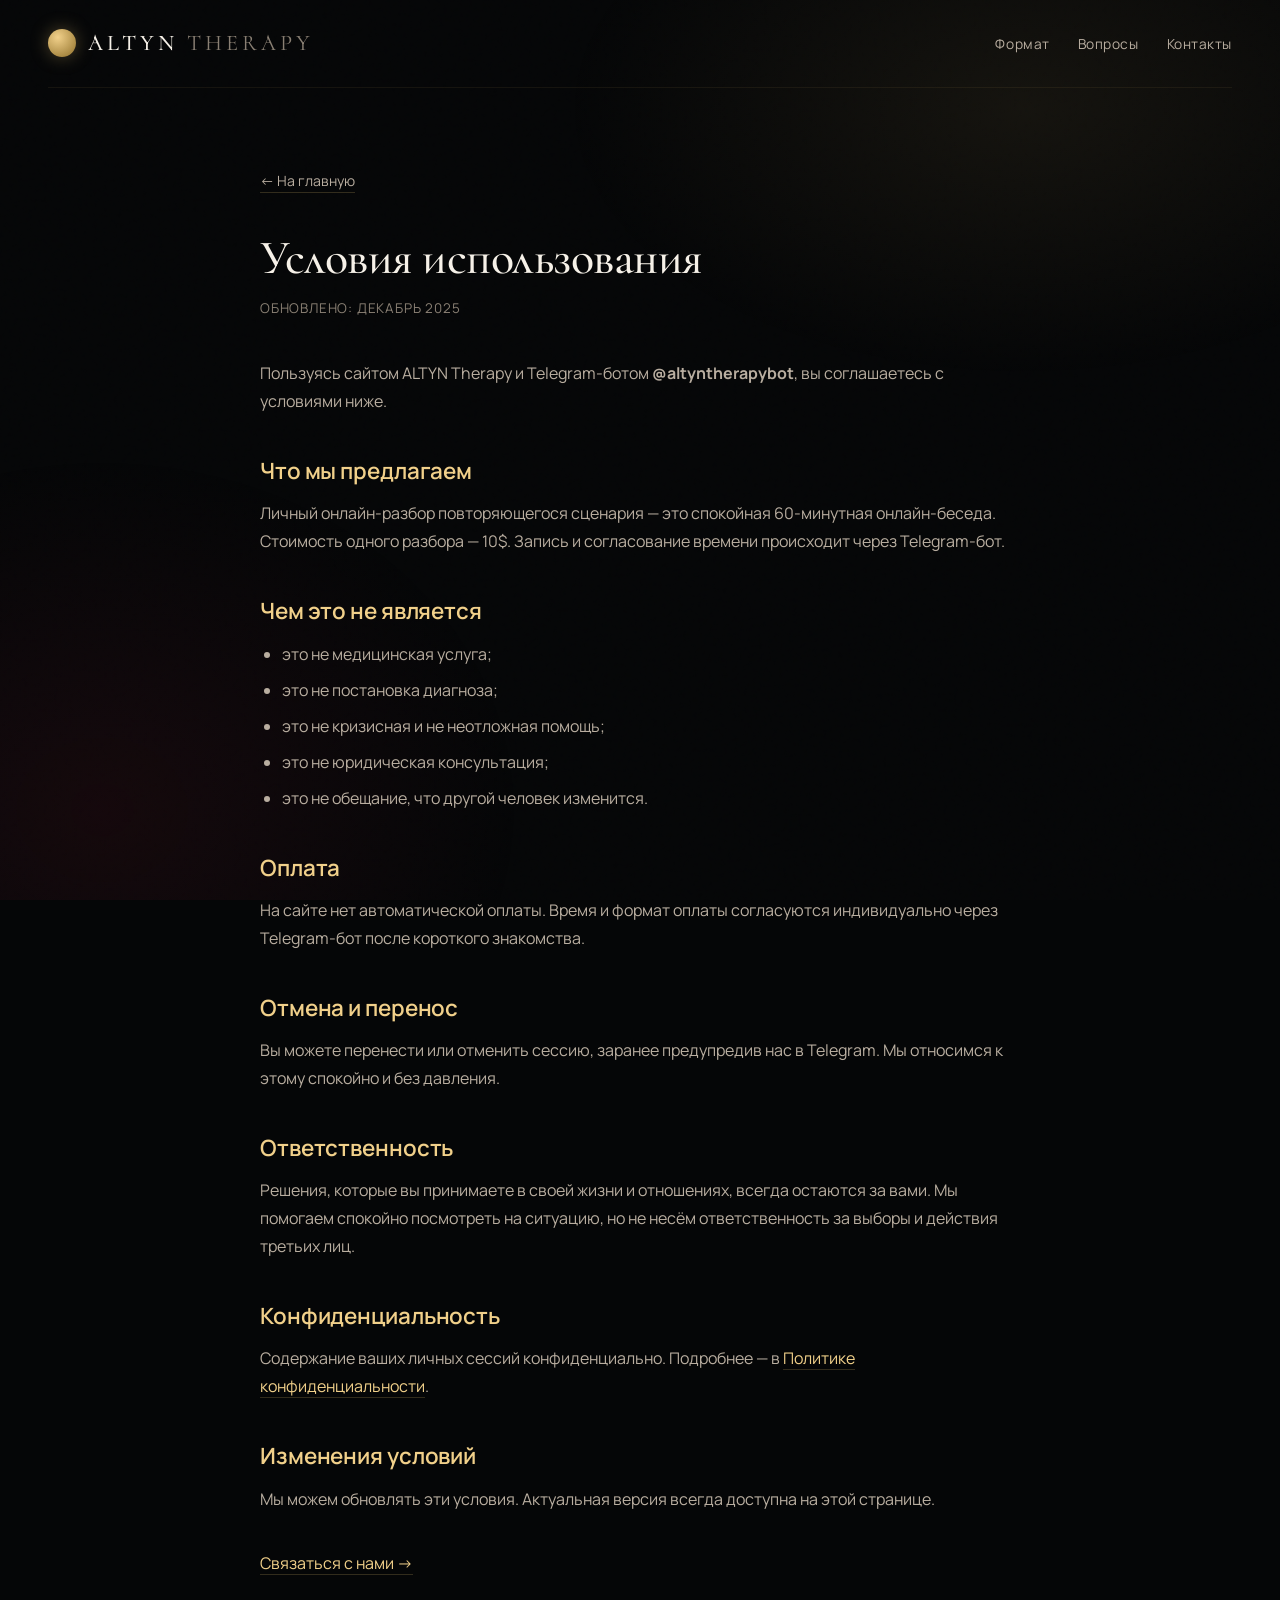
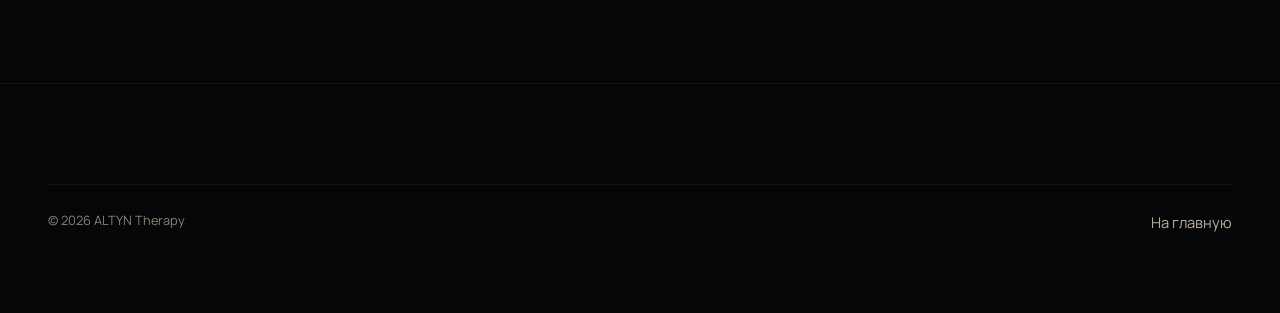
<file: terms/index.html>
<!doctype html>
<html lang="ru">
  <head>
    <meta charset="utf-8" />
    <meta name="viewport" content="width=device-width, initial-scale=1, viewport-fit=cover" />
    <meta name="theme-color" content="#050607" />
    <title>Условия использования — ALTYN Therapy</title>
    <meta name="description" content="Условия использования сайта ALTYN Therapy и формата онлайн-разбора." />
    <link rel="canonical" href="https://altyn-meta-new.pages.dev/terms/" />
    <meta name="robots" content="index,follow" />

    <meta property="og:type" content="article" />
    <meta property="og:title" content="Условия использования — ALTYN Therapy" />
    <meta property="og:description" content="Условия использования сайта и формата онлайн-разбора." />
    <meta property="og:image" content="https://altyn-meta-new.pages.dev/og-image.jpg" />

    <link rel="icon" type="image/svg+xml" href="/favicon.svg" />
    <link rel="preconnect" href="https://fonts.googleapis.com" />
    <link rel="preconnect" href="https://fonts.gstatic.com" crossorigin />
    <link href="https://fonts.googleapis.com/css2?family=Cormorant+Garamond:wght@400;500&family=Manrope:wght@400;500;600&display=swap" rel="stylesheet" />
    <link rel="stylesheet" href="/css/styles.css" />

    <script>
      !function(f,b,e,v,n,t,s){if(f.fbq)return;n=f.fbq=function(){n.callMethod?
      n.callMethod.apply(n,arguments):n.queue.push(arguments)};if(!f._fbq)f._fbq=n;
      n.push=n;n.loaded=!0;n.version='2.0';n.queue=[];t=b.createElement(e);t.async=!0;
      t.src=v;s=b.getElementsByTagName(e)[0];s.parentNode.insertBefore(t,s)}(window,
      document,'script','https://connect.facebook.net/en_US/fbevents.js');
      fbq('init', '2475663283169925'); fbq('track', 'PageView');
    </script>
  </head>
  <body data-testid="page-terms">
    <div class="ambient" aria-hidden="true"></div>
    <div class="grain" aria-hidden="true"></div>

    <header class="container">
      <nav class="nav">
        <a href="/" class="brand"><span class="brand-mark" aria-hidden="true"></span><span class="brand-name"><strong>ALTYN</strong> <span>Therapy</span></span></a>
        <div class="nav-links">
          <a href="/#format">Формат</a>
          <a href="/#faq">Вопросы</a>
          <a href="/contact/">Контакты</a>
        </div>
      </nav>
    </header>

    <main class="container">
      <article class="legal" data-testid="legal-content">
        <a href="/" class="back-link">← На главную</a>
        <h1>Условия использования</h1>
        <div class="updated">Обновлено: декабрь 2025</div>

        <p>Пользуясь сайтом ALTYN Therapy и Telegram-ботом <strong>@altyntherapybot</strong>, вы соглашаетесь с условиями ниже.</p>

        <h2>Что мы предлагаем</h2>
        <p>Личный онлайн-разбор повторяющегося сценария — это спокойная 60-минутная онлайн-беседа. Стоимость одного разбора — 10$. Запись и согласование времени происходит через Telegram-бот.</p>

        <h2>Чем это не является</h2>
        <ul>
          <li>это не медицинская услуга;</li>
          <li>это не постановка диагноза;</li>
          <li>это не кризисная и не неотложная помощь;</li>
          <li>это не юридическая консультация;</li>
          <li>это не обещание, что другой человек изменится.</li>
        </ul>

        <h2>Оплата</h2>
        <p>На сайте нет автоматической оплаты. Время и формат оплаты согласуются индивидуально через Telegram-бот после короткого знакомства.</p>

        <h2>Отмена и перенос</h2>
        <p>Вы можете перенести или отменить сессию, заранее предупредив нас в Telegram. Мы относимся к этому спокойно и без давления.</p>

        <h2>Ответственность</h2>
        <p>Решения, которые вы принимаете в своей жизни и отношениях, всегда остаются за вами. Мы помогаем спокойно посмотреть на ситуацию, но не несём ответственность за выборы и действия третьих лиц.</p>

        <h2>Конфиденциальность</h2>
        <p>Содержание ваших личных сессий конфиденциально. Подробнее — в <a href="/privacy/">Политике конфиденциальности</a>.</p>

        <h2>Изменения условий</h2>
        <p>Мы можем обновлять эти условия. Актуальная версия всегда доступна на этой странице.</p>

        <p style="margin-top: 36px;"><a href="/contact/">Связаться с нами →</a></p>
      </article>
    </main>

    <footer class="foot">
      <div class="container">
        <div class="foot-bottom">
          <span>© <span id="year">2026</span> ALTYN Therapy</span>
          <span><a href="/">На главную</a></span>
        </div>
      </div>
    </footer>
    <script>document.getElementById('year').textContent=new Date().getFullYear();</script>
  </body>
</html>
</file>
<file: css/styles.css>
/* ============================================================
   ALTYN Therapy — Meta-safe microsite
   Premium dark-gold aesthetic. No external runtime, system-fast.
   ============================================================ */

:root {
  --bg-main: #050607;
  --bg-soft: #0c0d0f;
  --bg-card: rgba(18, 18, 20, 0.74);
  --bg-card-solid: #111114;
  --gold: #d6b46a;
  --gold-soft: #f1d08a;
  --gold-deep: #a88842;
  --burgundy: #5a1424;
  --rose: #b96c6c;
  --text-main: #f6f1e8;
  --text-muted: #b9aea0;
  --text-dim: #8a8074;
  --line-soft: rgba(214, 180, 106, 0.22);
  --line-faint: rgba(214, 180, 106, 0.08);

  --font-display: 'Cormorant Garamond', 'EB Garamond', Georgia, 'Times New Roman', serif;
  --font-body: 'Manrope', -apple-system, BlinkMacSystemFont, 'Segoe UI', system-ui, sans-serif;

  --radius-sm: 6px;
  --radius-md: 14px;
  --radius-lg: 22px;
}

*, *::before, *::after { box-sizing: border-box; }

html { -webkit-text-size-adjust: 100%; scroll-behavior: smooth; }

body {
  margin: 0;
  background: var(--bg-main);
  color: var(--text-main);
  font-family: var(--font-body);
  font-size: 16px;
  line-height: 1.55;
  -webkit-font-smoothing: antialiased;
  -moz-osx-font-smoothing: grayscale;
  text-rendering: optimizeLegibility;
  overflow-x: hidden;
  font-feature-settings: 'ss01', 'cv01';
}

::selection { background: rgba(214, 180, 106, 0.35); color: #fff; }

a { color: var(--gold-soft); text-decoration: none; transition: color .2s ease; }
a:hover { color: var(--gold); }

img { max-width: 100%; height: auto; display: block; }

p { margin: 0 0 1em; color: var(--text-muted); }

h1, h2, h3 {
  font-family: var(--font-display);
  font-weight: 500;
  color: var(--text-main);
  letter-spacing: -0.01em;
  line-height: 1.08;
  margin: 0 0 0.5em;
}

h1 { font-size: clamp(2.4rem, 6vw, 4.4rem); font-weight: 500; }
h2 { font-size: clamp(1.9rem, 4vw, 3rem); font-weight: 500; }
h3 { font-size: clamp(1.15rem, 2vw, 1.4rem); font-weight: 600; font-family: var(--font-body); letter-spacing: -0.005em; }

/* Layout container */
.container { width: 100%; max-width: 1240px; margin: 0 auto; padding: 0 28px; }
@media (max-width: 640px) { .container { padding: 0 20px; } }

/* Ambient background light */
.ambient {
  position: fixed; inset: 0; pointer-events: none; z-index: 0;
  background:
    radial-gradient(ellipse 60% 50% at 80% 12%, rgba(214, 180, 106, 0.08), transparent 60%),
    radial-gradient(ellipse 50% 60% at 8% 90%, rgba(90, 20, 36, 0.18), transparent 65%);
}

.grain {
  position: fixed; inset: 0; pointer-events: none; z-index: 1; opacity: 0.04;
  background-image: url("data:image/svg+xml,%3Csvg viewBox='0 0 200 200' xmlns='http://www.w3.org/2000/svg'%3E%3Cfilter id='n'%3E%3CfeTurbulence type='fractalNoise' baseFrequency='0.9' numOctaves='2' stitchTiles='stitch'/%3E%3C/filter%3E%3Crect width='100%25' height='100%25' filter='url(%23n)'/%3E%3C/svg%3E");
  mix-blend-mode: overlay;
}

main, header, footer, section { position: relative; z-index: 2; }

/* ============== TOP NAV ============== */
.nav {
  display: flex; align-items: center; justify-content: space-between;
  padding: 26px 0;
  border-bottom: 1px solid var(--line-faint);
}
.brand {
  display: inline-flex; align-items: center; gap: 12px;
  font-family: var(--font-display); font-size: 1.4rem; letter-spacing: 0.18em;
  color: var(--text-main); text-transform: uppercase;
}
.brand-mark {
  width: 28px; height: 28px; border-radius: 50%;
  background: radial-gradient(circle at 35% 30%, var(--gold-soft), var(--gold-deep) 75%);
  box-shadow: 0 0 18px rgba(214, 180, 106, 0.35);
}
.brand-name strong { font-weight: 500; }
.brand-name span { color: var(--text-dim); font-weight: 400; }
.nav-links { display: flex; gap: 28px; }
.nav-links a {
  font-size: 0.86rem; color: var(--text-muted); letter-spacing: 0.04em;
}
.nav-links a:hover { color: var(--gold-soft); }
@media (max-width: 720px) { .nav-links { display: none; } }

/* ============== HERO ============== */
.hero {
  display: grid; grid-template-columns: 1.05fr 1fr; gap: 64px; align-items: center;
  padding: 80px 0 90px;
  min-height: 78vh;
}
.hero-eyebrow {
  display: inline-flex; align-items: center; gap: 10px;
  font-size: 0.78rem; letter-spacing: 0.22em; text-transform: uppercase;
  color: var(--text-dim);
  margin-bottom: 22px;
}
.hero-eyebrow::before {
  content: ''; width: 36px; height: 1px; background: var(--gold);
}

.hero h1 { color: var(--text-main); margin-bottom: 26px; }
.hero h1 em {
  font-style: italic; color: var(--gold-soft); font-weight: 400;
}

.hero-sub {
  font-size: clamp(1.05rem, 1.5vw, 1.2rem);
  color: var(--text-muted); max-width: 540px; line-height: 1.6; margin-bottom: 36px;
}

.offer-line {
  display: inline-flex; gap: 16px; align-items: center; flex-wrap: wrap;
  padding: 14px 20px; border: 1px solid var(--line-soft);
  border-radius: 999px; background: rgba(18, 18, 20, 0.55);
  backdrop-filter: blur(12px); -webkit-backdrop-filter: blur(12px);
  font-size: 0.92rem; color: var(--text-main); margin-bottom: 40px;
}
.offer-line .dot { width: 4px; height: 4px; border-radius: 50%; background: var(--gold); opacity: 0.7; }

.cta-row { display: flex; flex-wrap: wrap; gap: 16px; align-items: center; }

.btn {
  display: inline-flex; align-items: center; justify-content: center; gap: 10px;
  padding: 16px 28px; border-radius: 999px;
  font-family: var(--font-body); font-size: 0.96rem; font-weight: 600;
  letter-spacing: 0.01em; text-decoration: none;
  cursor: pointer; border: none;
  transition: transform .25s ease, box-shadow .25s ease, background .25s ease, color .25s ease;
  position: relative;
}

.btn-primary {
  color: #1a1408;
  background: linear-gradient(135deg, var(--gold-soft) 0%, var(--gold) 50%, var(--gold-deep) 100%);
  box-shadow: 0 10px 30px -10px rgba(214, 180, 106, 0.55), inset 0 1px 0 rgba(255, 255, 255, 0.25);
}
.btn-primary:hover {
  transform: translateY(-1px);
  box-shadow: 0 16px 38px -12px rgba(214, 180, 106, 0.7), inset 0 1px 0 rgba(255, 255, 255, 0.3);
  color: #0a0805;
}
.btn-primary::after {
  content: '→'; font-size: 1.05rem; font-weight: 400; transition: transform .25s ease;
}
.btn-primary:hover::after { transform: translateX(3px); }

.btn-ghost {
  color: var(--text-main); background: transparent;
  border: 1px solid var(--line-soft);
}
.btn-ghost:hover { border-color: var(--gold); color: var(--gold-soft); }

.hero-disclaimer {
  margin-top: 32px;
  font-size: 0.82rem; color: var(--text-dim); letter-spacing: 0.01em; line-height: 1.55;
}
.hero-disclaimer .dot { color: var(--gold); margin: 0 8px; opacity: 0.6; }

.hero-visual {
  position: relative;
  border-radius: var(--radius-lg);
  overflow: hidden;
  aspect-ratio: 1023 / 1537;
  max-height: 720px;
  box-shadow: 0 40px 90px -30px rgba(0, 0, 0, 0.7), 0 0 0 1px var(--line-faint);
}
.hero-visual img {
  width: 100%; height: 100%; object-fit: cover; object-position: 60% center;
  filter: contrast(1.02) brightness(0.98);
}
.hero-visual::after {
  content: ''; position: absolute; inset: 0;
  background: linear-gradient(180deg, transparent 55%, rgba(5,6,7,0.55) 100%);
  pointer-events: none;
}
.hero-visual::before {
  content: ''; position: absolute; inset: 0;
  background: radial-gradient(ellipse 70% 60% at 30% 30%, rgba(214,180,106,0.08), transparent 60%);
  z-index: 1; pointer-events: none;
}

@media (max-width: 960px) {
  .hero { grid-template-columns: 1fr; gap: 48px; padding: 48px 0 70px; min-height: auto; }
  .hero-visual { order: -1; max-height: 520px; aspect-ratio: 4/5; }
}

/* ============== Mobile-first hero (≤768px) ============== */
.h1-mobile { display: none; }
.h1-desktop { display: inline; }
.sub-mobile { display: none; }
.sub-desktop { display: inline; }

@media (max-width: 768px) {
  .nav { padding: 10px 0; border-bottom: none; }
  .brand { font-size: 1rem; letter-spacing: 0.14em; }
  .brand-mark { width: 18px; height: 18px; }
  .container { padding: 0 18px; }

  .hero { padding: 8px 0 36px; gap: 14px; }
  /* IMAGE FIRST on mobile — premium ad hero */
  .hero-visual {
    order: 0;
    max-height: 28vh;
    aspect-ratio: 5 / 4;
    margin-bottom: 4px;
    border-radius: 22px;
  }
  .hero-visual img { object-position: center 32%; }
  .hero-text { order: 1; }

  .h1-mobile { display: block; }
  .h1-desktop { display: none; }
  .sub-mobile { display: inline; }
  .sub-desktop { display: none; }

  .hero-eyebrow { margin-bottom: 8px; font-size: 0.66rem; letter-spacing: 0.18em; }
  .hero-eyebrow::before { width: 24px; }
  .hero h1 {
    font-size: clamp(2rem, 8.5vw, 2.45rem);
    line-height: 1.03;
    margin-bottom: 10px;
    letter-spacing: -0.015em;
  }
  .hero-sub { font-size: 16px; line-height: 1.4; margin-bottom: 12px; max-width: 100%; }

  .offer-line {
    padding: 9px 12px; font-size: 14px; gap: 6px;
    margin-bottom: 12px; width: 100%; justify-content: center;
    white-space: nowrap; overflow: hidden;
  }

  .cta-row { width: 100%; flex-direction: column; gap: 8px; align-items: stretch; }
  .cta-row .btn {
    width: 100%;
    height: 56px;
    padding: 0 22px;
    font-size: 16px;
    border-radius: 999px;
  }
  .cta-row .btn::after { font-size: 1rem; }

  .hero-disclaimer { margin-top: 12px; font-size: 0.72rem; text-align: center; line-height: 1.5; }
}

/* ============== SECTION HEADER ============== */
.section { padding: 90px 0; border-top: 1px solid var(--line-faint); }
.section-head { max-width: 720px; margin: 0 auto 56px; text-align: center; }
.section-eyebrow {
  display: inline-block;
  font-size: 0.76rem; letter-spacing: 0.24em; text-transform: uppercase;
  color: var(--gold); margin-bottom: 18px;
}
.section-head p { font-size: 1.05rem; color: var(--text-muted); }

/* ============== FORMAT CARDS ============== */
.cards { display: grid; grid-template-columns: repeat(3, 1fr); gap: 24px; }
@media (max-width: 860px) { .cards { grid-template-columns: 1fr; } }

.card {
  background: var(--bg-card); backdrop-filter: blur(16px); -webkit-backdrop-filter: blur(16px);
  border: 1px solid var(--line-faint); border-radius: var(--radius-md);
  padding: 36px 30px; position: relative; transition: border-color .3s ease, transform .3s ease;
}
.card:hover { border-color: var(--line-soft); transform: translateY(-2px); }
.card-num {
  font-family: var(--font-display); font-size: 0.95rem;
  color: var(--gold); letter-spacing: 0.18em;
  margin-bottom: 22px;
  display: inline-flex; align-items: center; gap: 12px;
}
.card-num::after { content: ''; flex: 1; height: 1px; background: var(--line-soft); width: 50px; }
.card h3 { margin-bottom: 14px; color: var(--text-main); }
.card p { color: var(--text-muted); font-size: 0.96rem; margin: 0; }

/* ============== INCLUDES / EXCLUDES ============== */
.duo {
  display: grid; grid-template-columns: 1fr 1fr; gap: 24px; margin-top: 64px;
}
@media (max-width: 860px) { .duo { grid-template-columns: 1fr; } }

.panel {
  background: var(--bg-card); border: 1px solid var(--line-faint);
  border-radius: var(--radius-md); padding: 34px 32px;
  backdrop-filter: blur(14px); -webkit-backdrop-filter: blur(14px);
}
.panel h3 {
  font-family: var(--font-display); font-size: 1.4rem; font-weight: 500;
  letter-spacing: 0.02em; margin-bottom: 22px;
}
.panel.in h3 { color: var(--gold-soft); }
.panel.out h3 { color: var(--text-muted); }

.list { list-style: none; padding: 0; margin: 0; }
.list li {
  padding: 12px 0 12px 24px; position: relative;
  color: var(--text-muted); font-size: 0.96rem;
  border-bottom: 1px solid var(--line-faint);
}
.list li:last-child { border-bottom: none; }
.list li::before {
  content: ''; position: absolute; left: 0; top: 21px;
  width: 10px; height: 1px; background: var(--gold); opacity: 0.7;
}
.panel.out .list li::before { background: var(--text-dim); opacity: 0.5; }

/* ============== FAQ ============== */
.faq { max-width: 820px; margin: 0 auto; }
.faq-item {
  border-bottom: 1px solid var(--line-faint);
  padding: 6px 0;
}
.faq-q {
  width: 100%; background: transparent; border: 0;
  padding: 28px 36px 28px 0; text-align: left;
  color: var(--text-main); font-family: var(--font-body);
  font-size: 1.08rem; font-weight: 500; line-height: 1.45;
  cursor: pointer; position: relative; letter-spacing: -0.005em;
}
.faq-q::after {
  content: '+'; position: absolute; right: 4px; top: 50%; transform: translateY(-50%);
  font-size: 1.4rem; color: var(--gold); font-weight: 300;
  transition: transform .3s ease;
}
.faq-item[open] .faq-q::after { transform: translateY(-50%) rotate(45deg); }
.faq-a {
  padding: 0 36px 28px 0; color: var(--text-muted); font-size: 0.98rem; line-height: 1.65;
  margin: 0;
}

/* ============== FINAL CTA ============== */
.final {
  text-align: center; padding: 110px 0 100px;
  border-top: 1px solid var(--line-faint);
  position: relative;
}
.final::before {
  content: ''; position: absolute; left: 50%; top: 0; transform: translateX(-50%);
  width: 200px; height: 1px; background: var(--gold); opacity: 0.5;
}
.final h2 { max-width: 720px; margin-left: auto; margin-right: auto; margin-bottom: 22px; }
.final p { color: var(--text-muted); max-width: 600px; margin: 0 auto 40px; }
.final .micro { margin-top: 28px; color: var(--text-dim); font-size: 0.82rem; }

/* ============== FOOTER ============== */
.foot {
  border-top: 1px solid var(--line-faint);
  padding: 50px 0 80px;
  color: var(--text-dim);
}
.foot-grid {
  display: grid; grid-template-columns: 1.4fr 1fr 1fr; gap: 40px;
}
@media (max-width: 760px) { .foot-grid { grid-template-columns: 1fr; gap: 36px; } }
.foot-brand .brand { margin-bottom: 18px; }
.foot-brand p { font-size: 0.9rem; color: var(--text-dim); max-width: 360px; }
.foot h4 {
  font-family: var(--font-body); font-size: 0.76rem; letter-spacing: 0.2em;
  text-transform: uppercase; color: var(--gold); margin: 0 0 18px;
}
.foot ul { list-style: none; padding: 0; margin: 0; }
.foot li { margin-bottom: 12px; }
.foot a { color: var(--text-muted); font-size: 0.92rem; }
.foot a:hover { color: var(--gold-soft); }
.foot-bottom {
  margin-top: 50px; padding-top: 26px; border-top: 1px solid var(--line-faint);
  font-size: 0.8rem; color: var(--text-dim);
  display: flex; justify-content: space-between; gap: 20px; flex-wrap: wrap;
}

/* ============== LEGAL PAGES ============== */
.legal {
  max-width: 760px; margin: 0 auto; padding: 80px 0 90px;
}
.legal h1 {
  font-size: clamp(2rem, 4.5vw, 3rem); margin-bottom: 14px;
}
.legal .updated {
  color: var(--text-dim); font-size: 0.84rem; letter-spacing: 0.06em;
  text-transform: uppercase; margin-bottom: 40px;
}
.legal h2 {
  font-size: 1.4rem; margin-top: 44px; margin-bottom: 16px; color: var(--gold-soft);
  font-family: var(--font-body); font-weight: 600; letter-spacing: -0.005em;
}
.legal p, .legal li { color: var(--text-muted); font-size: 1rem; line-height: 1.75; }
.legal ul { padding-left: 22px; }
.legal li { margin-bottom: 8px; }
.legal a { border-bottom: 1px solid var(--line-soft); }

.back-link {
  display: inline-flex; align-items: center; gap: 8px;
  color: var(--text-muted); font-size: 0.88rem; margin-bottom: 40px;
}
.back-link:hover { color: var(--gold-soft); }

/* ============== BRIDGE PAGE ============== */
.bridge {
  min-height: 100vh; display: flex; align-items: center; justify-content: center;
  padding: 40px 24px; text-align: center;
}
.bridge-inner { max-width: 540px; }
.bridge-mark {
  width: 64px; height: 64px; margin: 0 auto 30px;
  border-radius: 50%; position: relative;
  background: radial-gradient(circle at 35% 30%, var(--gold-soft), var(--gold-deep) 75%);
  box-shadow: 0 0 50px rgba(214, 180, 106, 0.4);
  animation: pulse 2s ease-in-out infinite;
}
@keyframes pulse {
  0%, 100% { transform: scale(1); box-shadow: 0 0 50px rgba(214, 180, 106, 0.4); }
  50% { transform: scale(1.05); box-shadow: 0 0 70px rgba(214, 180, 106, 0.6); }
}
.bridge h1 { font-size: clamp(1.8rem, 4vw, 2.4rem); margin-bottom: 18px; }
.bridge p { font-size: 1.02rem; color: var(--text-muted); margin-bottom: 32px; }
.bridge .copy-line {
  background: var(--bg-card); border: 1px solid var(--line-soft);
  border-radius: var(--radius-md); padding: 14px 18px;
  font-family: var(--font-body); font-size: 0.92rem; color: var(--text-main);
  margin: 28px auto; display: inline-block;
  letter-spacing: 0.01em;
}
.bridge-meta {
  margin-top: 30px; font-size: 0.78rem; color: var(--text-dim); letter-spacing: 0.05em;
}

/* Reduce motion */
@media (prefers-reduced-motion: reduce) {
  *, *::before, *::after { animation-duration: 0.01ms !important; transition: none !important; }
}
</file>
